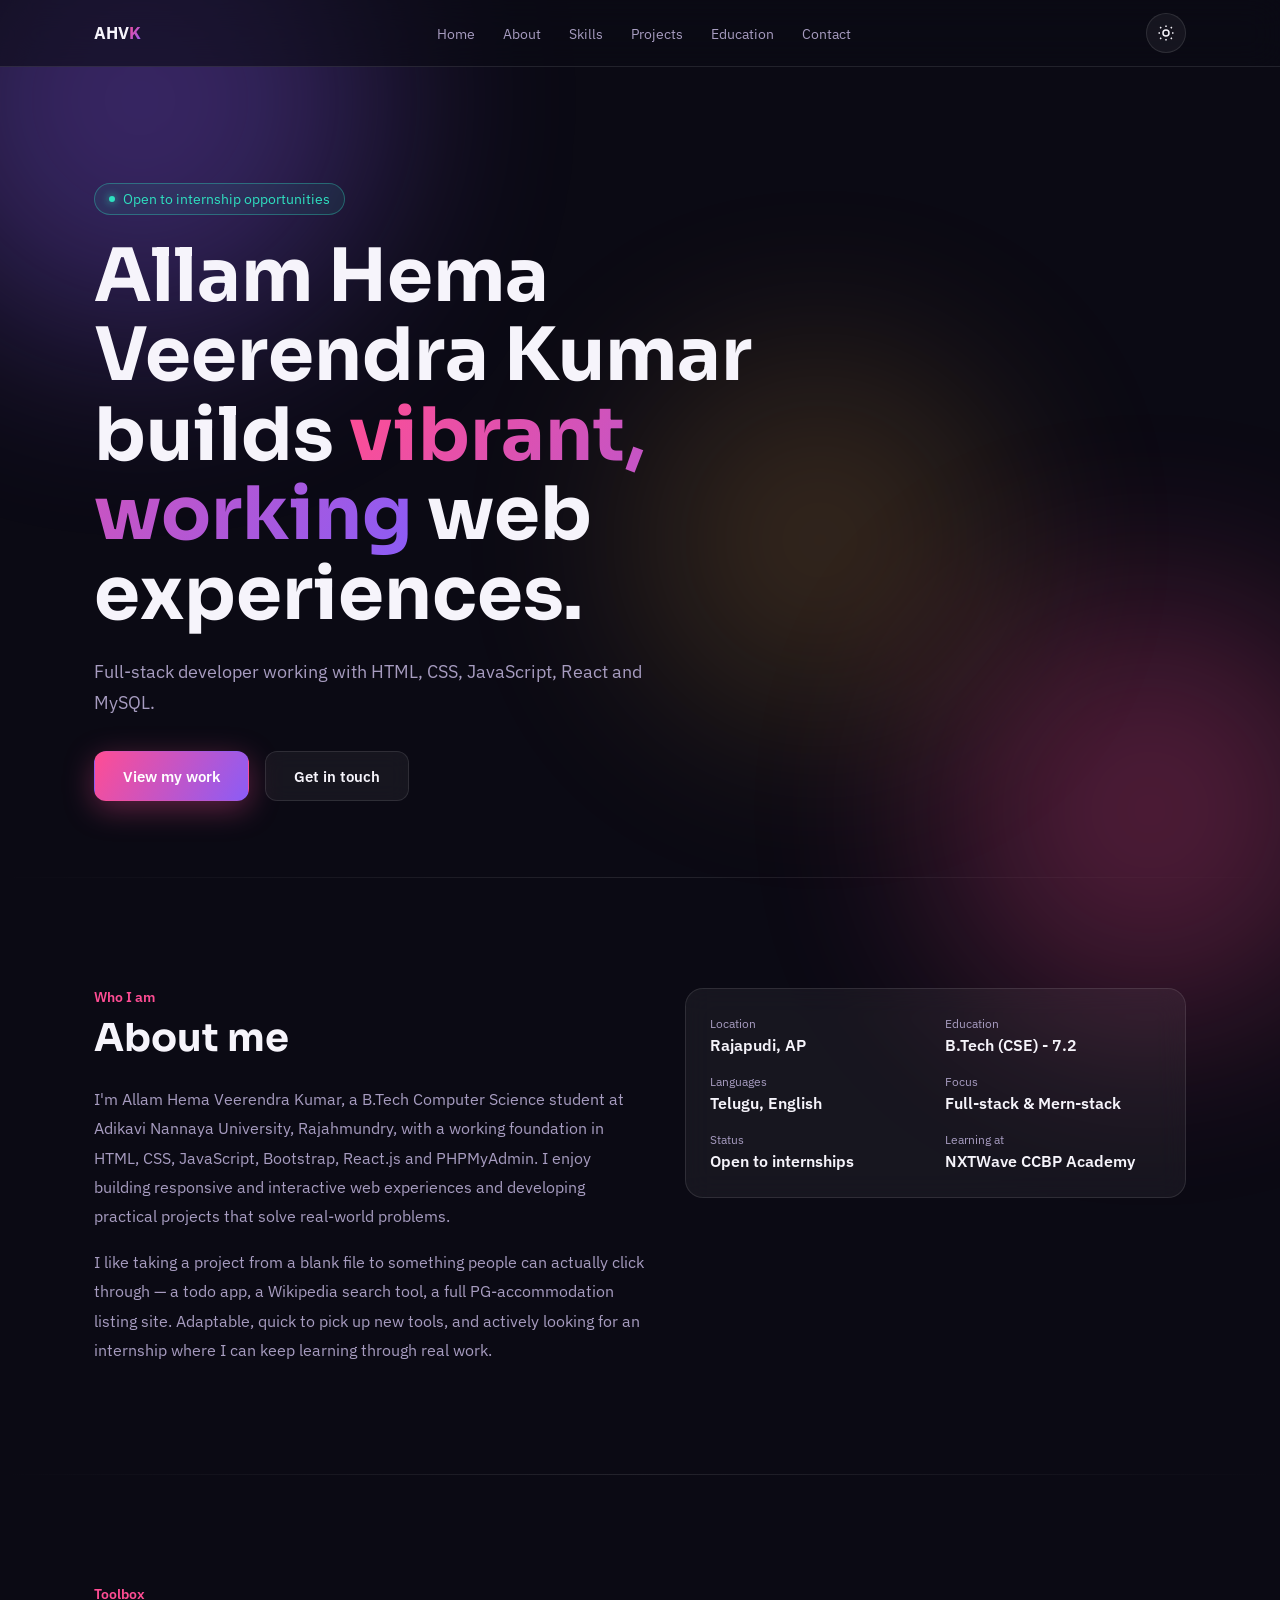
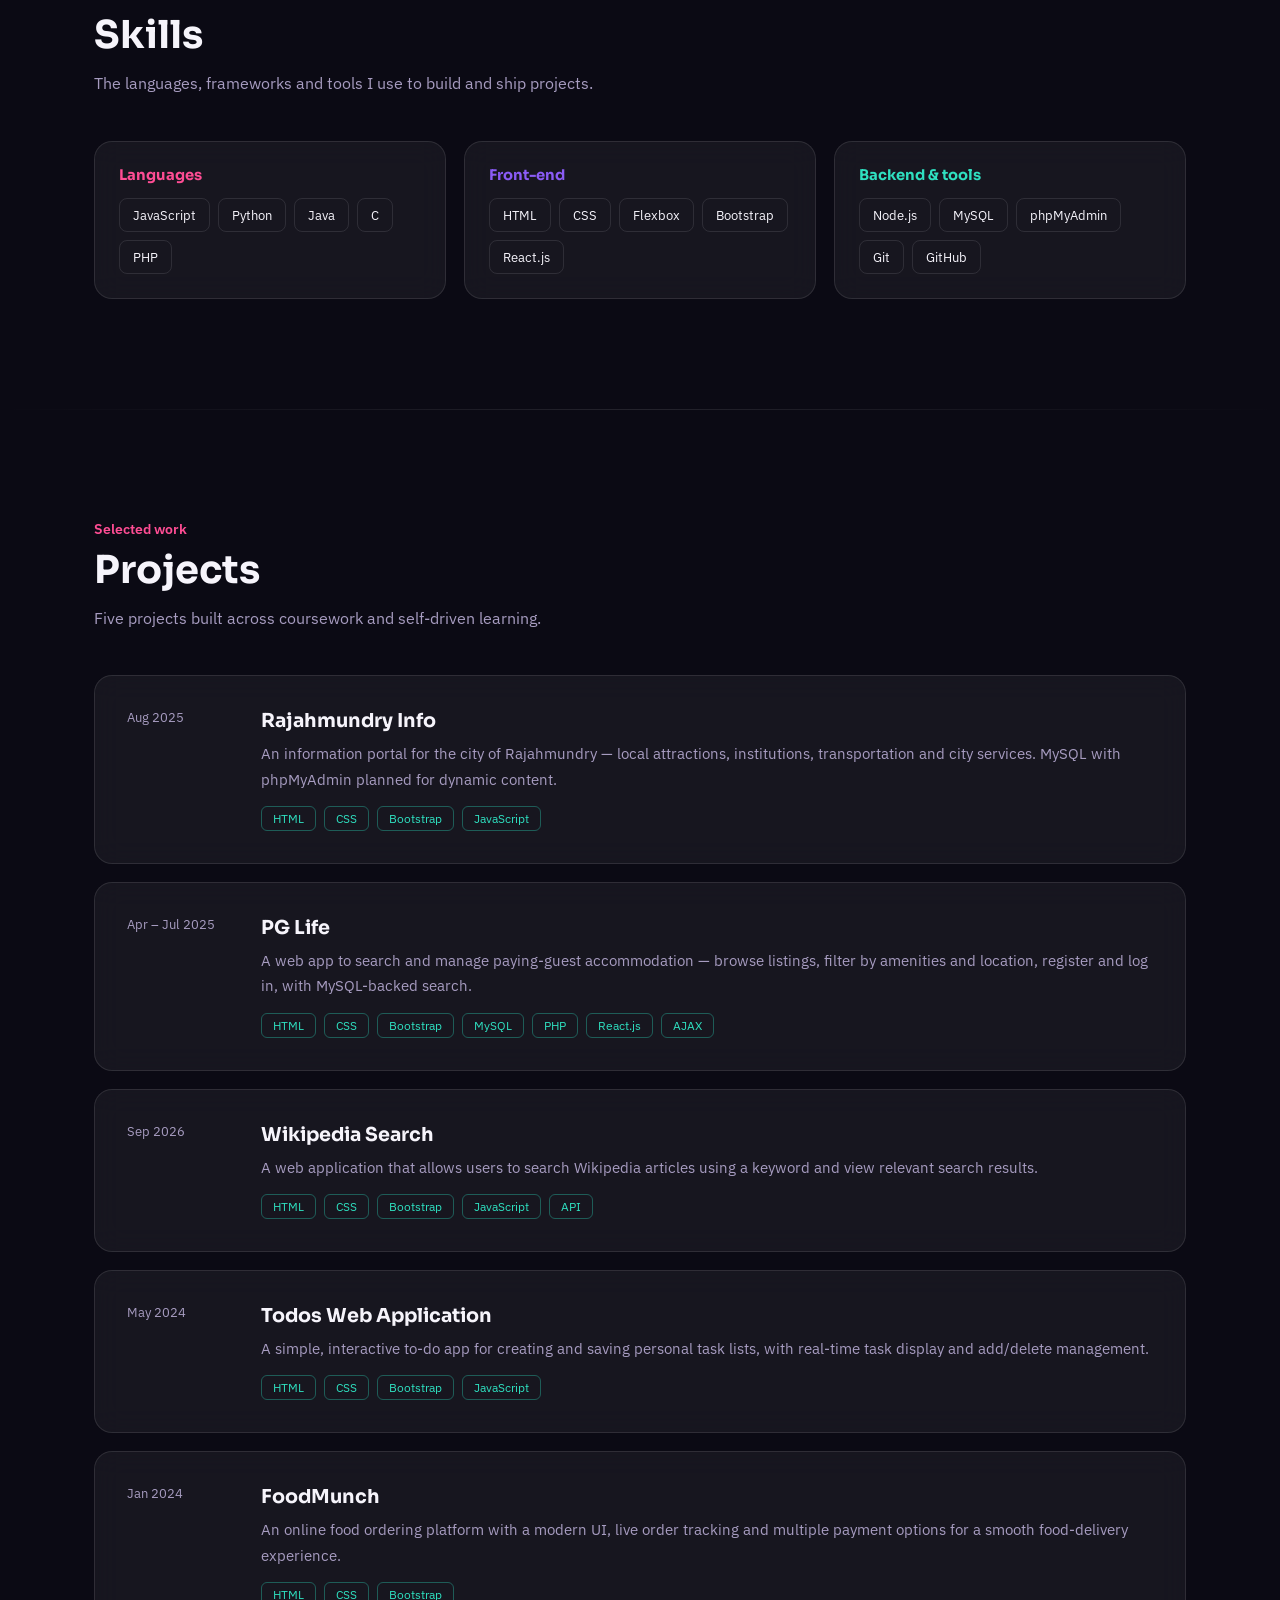
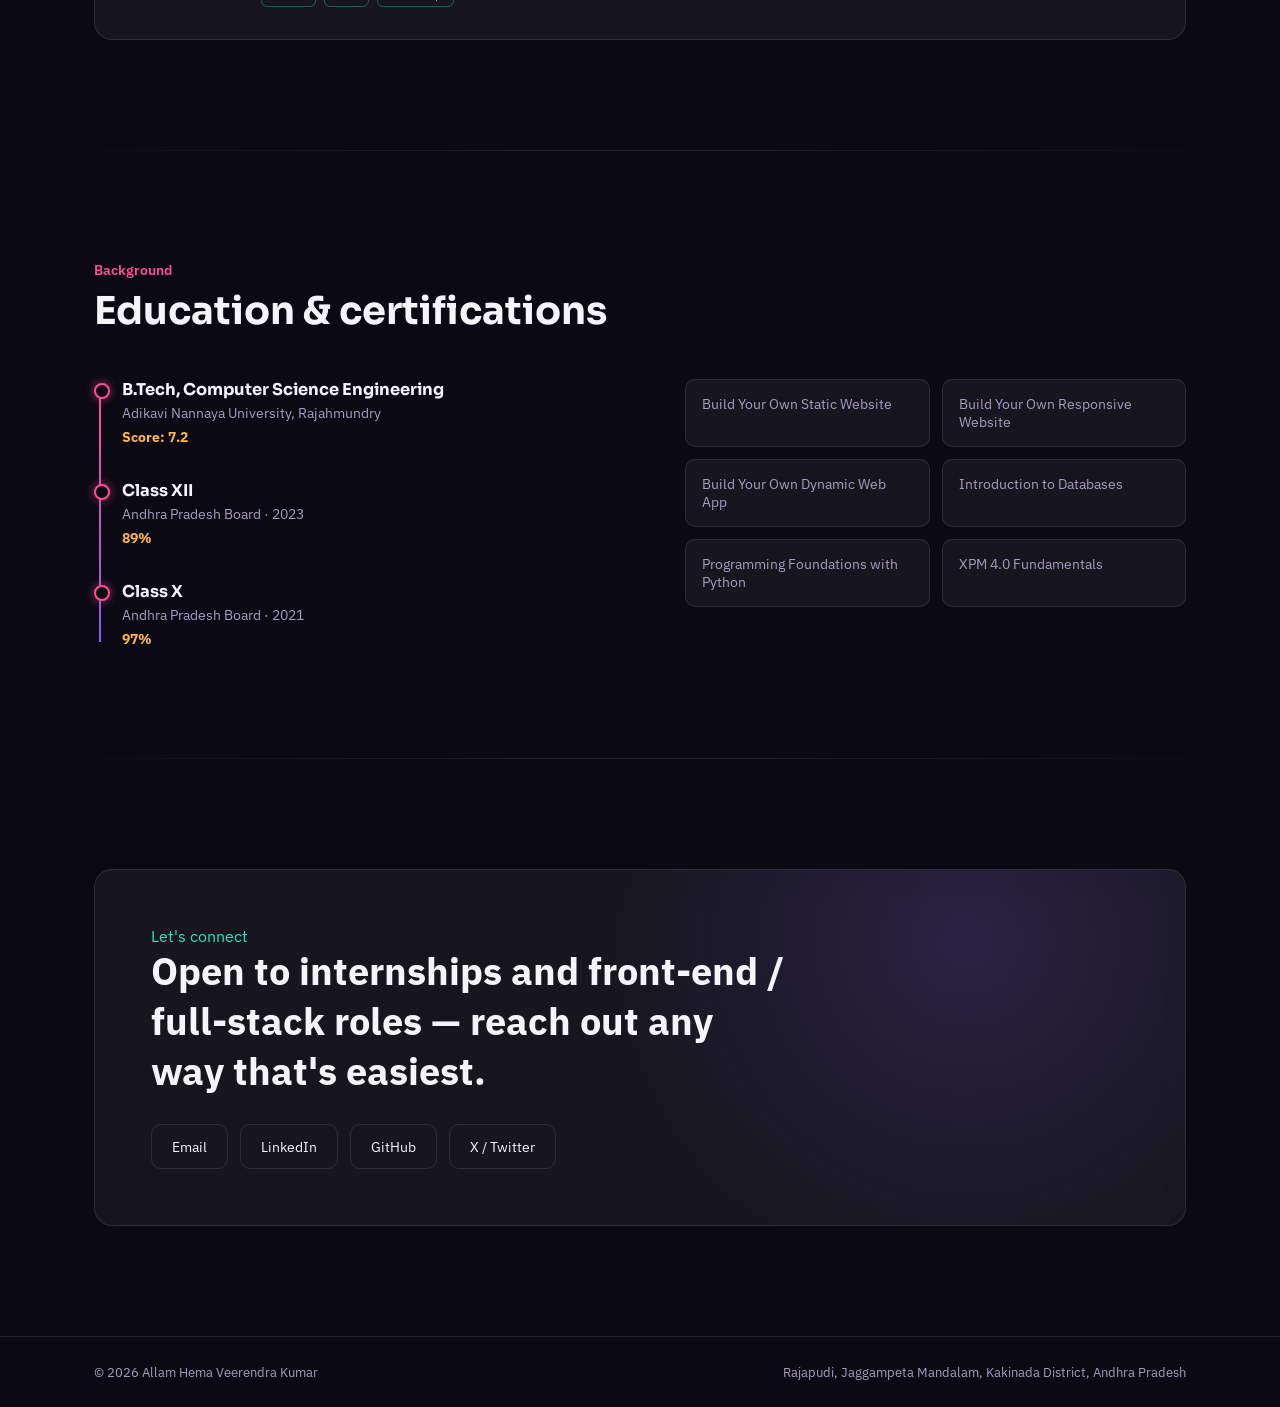
<file: index.html>
<!DOCTYPE html>
<html lang="en">
<head>
<meta charset="UTF-8">
<meta name="viewport" content="width=device-width, initial-scale=1, viewport-fit=cover">
<title>Veerendra | Allam Hema Veerendra Kumar – Portfolio</title>
<meta name="description" content="Veerendra (Allam Hema Veerendra Kumar) is a B.Tech CSE student and web developer skilled in HTML, CSS, JavaScript, React and MySQL. Explore his portfolio, projects, skills and education.">
<meta name="keywords" content="Veerendra, Allam Hema Veerendra Kumar, Veerendra Kumar, web developer, React developer, CSE student">
<meta name="author" content="Allam Hema Veerendra Kumar">
<link rel="canonical" href="https://veerendra.in/">
<link rel="icon" type="image/png" href="/veerendra-favicon.png">

<meta property="og:type" content="website">
<meta property="og:title" content="Veerendra | Allam Hema Veerendra Kumar – Portfolio">
<meta property="og:description" content="Veerendra (Allam Hema Veerendra Kumar) is a B.Tech CSE student and web developer skilled in HTML, CSS, JavaScript, React and MySQL. Explore his portfolio, projects, skills and education.">
<meta property="og:url" content="https://veerendra.in/">
<meta property="og:site_name" content="Veerendra">
<link rel="preconnect" href="https://fonts.googleapis.com">
<link rel="preconnect" href="https://fonts.gstatic.com" crossorigin>
<link href="https://fonts.googleapis.com/css2?family=Sora:wght@400;500;600;700;800&family=IBM+Plex+Sans:wght@400;500;600&display=swap" rel="stylesheet">
<style>
:root{
  --bg:#0b0a14; --bg2:#120f1f; --glass:rgba(255,255,255,0.05); --glass-brd:rgba(255,255,255,0.1);
  --text:#f6f4fb; --muted:#a79cc0;
  --pink:#ff4d94; --purple:#8b5cf6; --amber:#ffb648; --teal:#2fe0c0;
  --grad: linear-gradient(120deg,var(--pink),var(--purple));
  --grad2: linear-gradient(120deg,var(--amber),var(--pink));
  --shadow: none;
  color-scheme: dark;
}
:root[data-theme="light"]{
  --bg:#faf7fc; --bg2:#f1ecf7; --glass:rgba(255,255,255,0.78); --glass-brd:rgba(90,60,130,0.16);
  --text:#241b33; --muted:#6b6180;
  --pink:#e11d74; --purple:#7c3aed; --amber:#e08a00; --teal:#0f9d80;
  --shadow:0 8px 24px rgba(90,60,130,0.08);
  color-scheme:light;
}
:root[data-theme="light"] .blob1{opacity:0.22;}
:root[data-theme="light"] .blob2{opacity:0.18;}
:root[data-theme="light"] .blob3{opacity:0.14;}
:root[data-theme="light"] .glass-card{box-shadow:var(--shadow);}
:root[data-theme="light"] .tl-item::before{background:var(--bg);}
*{box-sizing:border-box;margin:0;padding:0;}
html{scroll-behavior:smooth;scroll-padding-top:env(safe-area-inset-top,0px);}
body{
  background:var(--bg); color:var(--text); font-family:'IBM Plex Sans',sans-serif;
  padding-top:env(safe-area-inset-top,0px); padding-bottom:env(safe-area-inset-bottom,0px);
  overflow-x:hidden;
  transition:background-color .25s ease,color .25s ease;
}
:root[data-theme="light"] body{background:var(--bg);}
h1,h2,h3{font-family:'Sora',sans-serif;}
a{color:inherit;text-decoration:none;}
.wrap{max-width:1140px;margin:0 auto;padding:0 24px;position:relative;z-index:2;}
::selection{background:var(--pink);color:#fff;}

/* animated gradient blobs */
.blob{position:fixed;border-radius:50%;filter:blur(100px);z-index:0;pointer-events:none;}
.blob1{width:480px;height:480px;background:var(--purple);opacity:0.35;top:-140px;left:-100px;animation:float1 16s ease-in-out infinite;}
.blob2{width:420px;height:420px;background:var(--pink);opacity:0.28;bottom:-120px;right:-80px;animation:float2 18s ease-in-out infinite;}
.blob3{width:360px;height:360px;background:var(--amber);opacity:0.18;top:40%;left:50%;animation:float3 20s ease-in-out infinite;}
@keyframes float1{0%,100%{transform:translate(0,0);}50%{transform:translate(60px,60px);}}
@keyframes float2{0%,100%{transform:translate(0,0);}50%{transform:translate(-50px,-40px);}}
@keyframes float3{0%,100%{transform:translate(-50%,0);}50%{transform:translate(-50%,-60px);}}
@media(prefers-reduced-motion:reduce){.blob{animation:none;}}

nav{position:sticky;top:env(safe-area-inset-top,0px);z-index:50;background:rgba(11,10,20,0.6);backdrop-filter:blur(16px);border-bottom:1px solid var(--glass-brd);}
nav .wrap{display:flex;align-items:center;justify-content:space-between;height:66px;}
.brand{font-weight:700;font-size:1.05rem;}
.brand em{font-style:normal;background:var(--grad);-webkit-background-clip:text;background-clip:text;color:transparent;}
.navlinks{display:flex;gap:28px;font-size:0.9rem;color:var(--muted);}
.navlinks a{display:inline-block;transition:transform .25s ease,color .25s ease;}
.navlinks a:hover{color:var(--pink);transform:translateX(6px);}
.navtoggle{display:none;background:none;border:none;color:var(--text);font-size:1.5rem;cursor:pointer;}
.nav-right{display:flex;align-items:center;gap:12px;}
.theme-toggle{width:40px;height:40px;border-radius:50%;border:1px solid var(--glass-brd);background:var(--glass);display:flex;align-items:center;justify-content:center;cursor:pointer;flex-shrink:0;transition:border-color .2s,transform .2s;}
.theme-toggle:hover{border-color:var(--pink);transform:translateY(-2px);}
.theme-toggle svg{width:18px;height:18px;stroke:var(--text);fill:none;stroke-width:2;}
:root[data-theme="light"] nav{background:rgba(250,247,252,0.82);}
@media(max-width:760px){
  .navlinks{display:none;position:absolute;top:66px;left:0;right:0;background:var(--bg2);flex-direction:column;padding:22px 24px;gap:18px;border-bottom:1px solid var(--glass-brd);}
  .navlinks.open{display:flex;}
  .navtoggle{display:block;}
}

.hero{position:relative;min-height:90vh;display:flex;align-items:center;padding:100px 0 60px;}
.hero-inner{position:relative;z-index:2;width:100%;}
.tag{display:inline-flex;align-items:center;gap:8px;color:var(--teal);font-size:0.85rem;border:1px solid rgba(47,224,192,0.35);padding:6px 14px;border-radius:999px;background:rgba(47,224,192,0.08);}
.tag .dot{width:6px;height:6px;border-radius:50%;background:var(--teal);box-shadow:0 0 8px var(--teal);}
.hero h1{font-size:clamp(2.2rem,7.5vw,4.6rem);line-height:1.08;font-weight:700;max-width:820px;margin-top:22px;}
.hero h1 .g{background:var(--grad);-webkit-background-clip:text;background-clip:text;color:transparent;}
.hero p.lead{margin-top:22px;max-width:560px;color:var(--muted);font-size:clamp(1rem,2.2vw,1.15rem);line-height:1.65;}
.hero-cta{margin-top:34px;display:flex;gap:16px;flex-wrap:wrap;}
.btn{padding:14px 28px;border-radius:12px;font-weight:600;font-size:0.95rem;cursor:pointer;display:inline-block;border:1px solid transparent;transition:transform .2s,filter .2s;}
.btn:hover{transform:translateY(-3px);}
.btn-primary{background:var(--grad);color:#fff;box-shadow:0 8px 30px rgba(255,77,148,0.35);}
.btn-glass{background:var(--glass);border-color:var(--glass-brd);backdrop-filter:blur(10px);}
.btn-glass:hover{border-color:var(--teal);color:var(--teal);}

section{padding:clamp(60px,10vw,110px) 0;position:relative;}
.divider{height:1px;background:linear-gradient(90deg,transparent,var(--glass-brd),transparent);}
.section-head{margin-bottom:44px;max-width:640px;}
.section-head .kick{color:var(--pink);font-size:0.85rem;margin-bottom:8px;font-weight:600;}
.section-head h2{font-size:clamp(1.6rem,4.5vw,2.4rem);font-weight:700;}
.section-head p{color:var(--muted);margin-top:12px;line-height:1.6;}

.reveal{opacity:0;transform:translateY(24px);transition:opacity .6s ease,transform .6s ease;}
.reveal.in{opacity:1;transform:translateY(0);}

.glass-card{background:var(--glass);border:1px solid var(--glass-brd);border-radius:18px;backdrop-filter:blur(14px);transition:border-color .25s,transform .25s;}

.about-grid{display:grid;grid-template-columns:1.1fr 1fr;gap:40px;align-items:start;}
.about-grid p{color:var(--muted);line-height:1.8;font-size:1.02rem;}
.about-grid p+p{margin-top:16px;}
.fact-card{padding:26px 24px;}
.fact-list{display:grid;grid-template-columns:1fr 1fr;gap:18px;}
.fact-list .k{font-size:0.78rem;color:var(--muted);}
.fact-list .v{font-size:0.98rem;margin-top:4px;font-weight:600;}
@media(max-width:820px){.about-grid{grid-template-columns:1fr;}}

.skill-groups{display:grid;grid-template-columns:repeat(3,1fr);gap:18px;}
.skill-card{padding:24px;}
.skill-card:hover{border-color:var(--pink);transform:translateY(-4px);}
.skill-card h3{font-size:0.92rem;font-weight:700;margin-bottom:14px;}
.skill-card.c1 h3{color:var(--pink);} .skill-card.c2 h3{color:var(--purple);} .skill-card.c3 h3{color:var(--teal);}
.chip-row{display:flex;flex-wrap:wrap;gap:8px;}
.chip{border:1px solid var(--glass-brd);padding:7px 13px;font-size:0.84rem;border-radius:8px;transition:border-color .2s,transform .2s;}
.chip:hover{border-color:var(--amber);transform:translateY(-2px);}
@media(max-width:820px){.skill-groups{grid-template-columns:1fr 1fr;}}
@media(max-width:520px){.skill-groups{grid-template-columns:1fr;}}

.project-grid{display:grid;grid-template-columns:1fr;gap:18px;}
.project-card{padding:clamp(22px,3vw,32px);display:grid;grid-template-columns:110px 1fr;gap:24px;position:relative;overflow:hidden;}
.project-card::before{content:'';position:absolute;left:0;top:0;bottom:0;width:4px;background:var(--grad);opacity:0;transition:opacity .25s;}
.project-card:hover::before{opacity:1;}
.project-card:hover{border-color:rgba(255,77,148,0.4);transform:translateY(-3px);}
.project-date{color:var(--muted);font-size:0.84rem;}
.project-body h3{font-size:1.2rem;font-weight:700;margin-bottom:8px;}
.project-body p{color:var(--muted);line-height:1.65;font-size:0.96rem;}
.tech-row{margin-top:14px;display:flex;flex-wrap:wrap;gap:8px;}
.tech-tag{font-size:0.76rem;color:var(--teal);border:1px solid rgba(47,224,192,0.35);padding:4px 11px;border-radius:6px;}
@media(max-width:600px){.project-card{grid-template-columns:1fr;gap:8px;}}

.timeline{position:relative;padding-left:28px;}
.timeline::before{content:'';position:absolute;left:5px;top:6px;bottom:6px;width:2px;background:var(--grad);}
.tl-item{position:relative;padding-bottom:34px;}
.tl-item:last-child{padding-bottom:0;}
.tl-item::before{content:'';position:absolute;left:-28px;top:4px;width:12px;height:12px;background:var(--bg);border:2px solid var(--pink);border-radius:50%;box-shadow:0 0 10px rgba(255,77,148,0.6);}
.tl-item h3{font-size:1.02rem;font-weight:700;}
.tl-item .meta{color:var(--muted);font-size:0.86rem;margin-top:4px;}
.tl-item .score{color:var(--amber);font-size:0.86rem;margin-top:6px;font-weight:700;}

.cert-grid{display:grid;grid-template-columns:repeat(2,1fr);gap:12px;}
.cert-item{padding:15px 16px;font-size:0.88rem;color:var(--muted);border-radius:10px;}
@media(max-width:600px){.cert-grid{grid-template-columns:1fr;}}

.contact-panel{padding:clamp(32px,6vw,56px);text-align:left;position:relative;overflow:hidden;}
.contact-panel::after{content:'';position:absolute;inset:0;background:radial-gradient(600px circle at 80% 20%,rgba(139,92,246,0.16),transparent 60%);pointer-events:none;}
.contact-big{font-size:clamp(1.5rem,5vw,2.4rem);font-weight:700;max-width:640px;position:relative;z-index:1;}
.contact-links{display:flex;flex-wrap:wrap;gap:12px;margin-top:28px;position:relative;z-index:1;}
.contact-links a{border:1px solid var(--glass-brd);padding:12px 20px;font-size:0.9rem;border-radius:10px;transition:border-color .2s,color .2s,transform .2s;}
.contact-links a:hover{border-color:var(--teal);color:var(--teal);transform:translateY(-3px);}

footer{border-top:1px solid var(--glass-brd);padding:26px 0;color:var(--muted);font-size:0.84rem;position:relative;z-index:2;}
footer .wrap{display:flex;justify-content:space-between;flex-wrap:wrap;gap:10px;}

@media(prefers-reduced-motion:reduce){
  html{scroll-behavior:auto;}
  .reveal{opacity:1;transform:none;transition:none;}
}
.project-link {
  text-decoration: none;
  color: inherit;
  display: block;
}
</style>
<script type="application/ld+json">
{
  "@context": "https://schema.org",
  "@type": "ProfilePage",
  "mainEntity": {
    "@type": "Person",
    "name": "Allam Hema Veerendra Kumar",
    "url": "https://veerendra.in/"
  }
}
</script>
<script type="application/ld+json">
{
  "@context": "https://schema.org",
  "@type": "WebSite",
  "name": "Veerendra",
  "alternateName": "Allam Hema Veerendra Kumar",
  "url": "https://veerendra.in/"
}
</script>
</head>
<body>
<div class="blob blob1"></div><div class="blob blob2"></div><div class="blob blob3"></div>

<nav>
  <div class="wrap">
    <div class="brand">AHV<em>K</em></div>
    <div class="navlinks" id="navlinks">
      <a href="#home">Home</a><a href="#about">About</a><a href="#skills">Skills</a><a href="#projects">Projects</a><a href="#education">Education</a><a href="#contact">Contact</a>
    </div>
    <div class="nav-right">
      <button class="theme-toggle" id="themeToggle" aria-label="Toggle light/dark theme" title="Toggle light/dark theme">
        <svg id="themeIcon" viewBox="0 0 24 24" aria-hidden="true"><circle cx="12" cy="12" r="4"></circle><line x1="12" y1="2" x2="12" y2="4"></line><line x1="12" y1="20" x2="12" y2="22"></line><line x1="4.2" y1="4.2" x2="5.6" y2="5.6"></line><line x1="18.4" y1="18.4" x2="19.8" y2="19.8"></line><line x1="2" y1="12" x2="4" y2="12"></line><line x1="20" y1="12" x2="22" y2="12"></line><line x1="4.2" y1="19.8" x2="5.6" y2="18.4"></line><line x1="18.4" y1="5.6" x2="19.8" y2="4.2"></line></svg>
      </button>
      <button class="navtoggle" id="navtoggle" aria-label="Menu" aria-expanded="false">☰</button>
    </div>
  </div>
</nav>

<section class="hero" id="home">
  <div class="wrap hero-inner">
    <span class="tag"><span class="dot"></span>Open to internship opportunities</span>
    <h1>Allam Hema Veerendra Kumar builds <span class="g">vibrant, working</span> web experiences.</h1>
    <p class="lead">Full-stack developer working with HTML, CSS, JavaScript, React and MySQL.</p>
    <div class="hero-cta">
      <a href="#projects" class="btn btn-primary">View my work</a>
      <a href="#contact" class="btn btn-glass">Get in touch</a>
    </div>
  </div>
</section>

<div class="divider"></div>
<section id="about">
  <div class="wrap about-grid">
    <div class="reveal">
      <div class="section-head" style="margin-bottom:0;">
        <div class="kick">Who I am</div>
        <h2>About me</h2>
      </div>
      <p style="margin-top:22px;">I'm Allam Hema Veerendra Kumar, a B.Tech Computer Science student at Adikavi Nannaya University, Rajahmundry, with a working foundation in HTML, CSS, JavaScript, Bootstrap, React.js and PHPMyAdmin. I enjoy building responsive and interactive web experiences and developing practical projects that solve real-world problems.</p>
      <p>I like taking a project from a blank file to something people can actually click through — a todo app, a Wikipedia search tool, a full PG-accommodation listing site. Adaptable, quick to pick up new tools, and actively looking for an internship where I can keep learning through real work.</p>
    </div>
    <div class="glass-card fact-card reveal">
      <div class="fact-list">
        <div><div class="k">Location</div><div class="v">Rajapudi, AP</div></div>
        <div><div class="k">Education</div><div class="v">B.Tech (CSE) - 7.2</div></div>
        <div><div class="k">Languages</div><div class="v">Telugu, English</div></div>
        <div><div class="k">Focus</div><div class="v">Full-stack & Mern-stack</div></div>
        <div><div class="k">Status</div><div class="v">Open to internships</div></div>
        <div><div class="k">Learning at</div><div class="v">NXTWave CCBP Academy</div></div>
      </div>
    </div>
  </div>
</section>

<div class="divider"></div>
<section id="skills">
  <div class="wrap">
    <div class="section-head reveal">
      <div class="kick">Toolbox</div>
      <h2>Skills</h2>
      <p>The languages, frameworks and tools I use to build and ship projects.</p>
    </div>
    <div class="skill-groups">
      <div class="glass-card skill-card c1 reveal">
        <h3>Languages</h3>
        <div class="chip-row"><div class="chip">JavaScript</div><div class="chip">Python</div><div class="chip">Java</div><div class="chip">C</div><div class="chip">PHP</div></div>
      </div>
      <div class="glass-card skill-card c2 reveal">
        <h3>Front-end</h3>
        <div class="chip-row"><div class="chip">HTML</div><div class="chip">CSS</div><div class="chip">Flexbox</div><div class="chip">Bootstrap</div><div class="chip">React.js</div></div>
      </div>
      <div class="glass-card skill-card c3 reveal">
        <h3>Backend &amp; tools</h3>
        <div class="chip-row"><div class="chip">Node.js</div><div class="chip">MySQL</div><div class="chip">phpMyAdmin</div><div class="chip">Git</div><div class="chip">GitHub</div></div>
      </div>
    </div>
  </div>
</section>

<div class="divider"></div>
<section id="projects">
  <div class="wrap">
    <div class="section-head reveal">
      <div class="kick">Selected work</div>
      <h2>Projects</h2>
      <p>Five projects built across coursework and self-driven learning.</p>
    </div>
    <div class="project-grid">

  <!-- Rajahmundry Info -->
  <a href="https://veerendra.in/rajahmundry/" target="_blank" rel="noopener noreferrer" class="project-link">
    <div class="glass-card project-card reveal">
      <div class="project-date">Aug 2025</div>

      <div class="project-body">
        <h3>Rajahmundry Info</h3>

        <p>
          An information portal for the city of Rajahmundry — local attractions,
          institutions, transportation and city services. MySQL with phpMyAdmin
          planned for dynamic content.
        </p>

        <div class="tech-row">
          <span class="tech-tag">HTML</span>
          <span class="tech-tag">CSS</span>
          <span class="tech-tag">Bootstrap</span>
          <span class="tech-tag">JavaScript</span>
        </div>
      </div>
    </div>
  </a>

  <!-- PG Life -->
  <a href="https://pglife.veerendra.in/" target="_blank" rel="noopener noreferrer" class="project-link">
    <div class="glass-card project-card reveal">
      <div class="project-date">Apr – Jul 2025</div>

      <div class="project-body">
        <h3>PG Life</h3>

        <p>
          A web app to search and manage paying-guest accommodation —
          browse listings, filter by amenities and location, register and log in,
          with MySQL-backed search.
        </p>

        <div class="tech-row">
          <span class="tech-tag">HTML</span>
          <span class="tech-tag">CSS</span>
          <span class="tech-tag">Bootstrap</span>
          <span class="tech-tag">MySQL</span>
          <span class="tech-tag">PHP</span>
          <span class="tech-tag">React.js</span>
          <span class="tech-tag">AJAX</span>
        </div>
      </div>
    </div>
  </a>

  <!-- Wikipedia -->
  <a href="https://veerendra.in/wikipedia/" target="_blank" rel="noopener noreferrer" class="project-link">
  <div class="glass-card project-card reveal">
    <div class="project-date">Sep 2026</div>

    <div class="project-body">
      <h3>Wikipedia Search</h3>

      <p>
        A web application that allows users to search Wikipedia articles
        using a keyword and view relevant search results.
      </p>

      <div class="tech-row">
        <span class="tech-tag">HTML</span>
        <span class="tech-tag">CSS</span>
        <span class="tech-tag">Bootstrap</span>
        <span class="tech-tag">JavaScript</span>
        <span class="tech-tag">API</span>
      </div>
    </div>
  </div>
</a>
      <a href="https://veerendra.in/todo/" target="_blank" rel="noopener noreferrer" class="project-link">
  <div class="glass-card project-card reveal">
    <div class="project-date">May 2024</div>

    <div class="project-body">
      <h3>Todos Web Application</h3>

      <p>
        A simple, interactive to-do app for creating and saving personal task
        lists, with real-time task display and add/delete management.
      </p>

      <div class="tech-row">
        <span class="tech-tag">HTML</span>
        <span class="tech-tag">CSS</span>
        <span class="tech-tag">Bootstrap</span>
        <span class="tech-tag">JavaScript</span>
      </div>
    </div>
  </div>
</a>
      <a href="https://veerendra.in/foodmunch/" target="_blank" rel="noopener noreferrer" class="project-link">
  <div class="glass-card project-card reveal">
    <div class="project-date">Jan 2024</div>

    <div class="project-body">
      <h3>FoodMunch</h3>

      <p>
        An online food ordering platform with a modern UI, live order tracking
        and multiple payment options for a smooth food-delivery experience.
      </p>

      <div class="tech-row">
        <span class="tech-tag">HTML</span>
        <span class="tech-tag">CSS</span>
        <span class="tech-tag">Bootstrap</span>
      </div>
    </div>
  </div>
</a>
  </div>
</section>

<div class="divider"></div>
<section id="education">
  <div class="wrap">
    <div class="section-head reveal">
      <div class="kick">Background</div>
      <h2>Education &amp; certifications</h2>
    </div>
    <div class="about-grid">
      <div class="timeline reveal">
        <div class="tl-item"><h3>B.Tech, Computer Science Engineering</h3><div class="meta">Adikavi Nannaya University, Rajahmundry</div><div class="score">Score: 7.2</div></div>
        <div class="tl-item"><h3>Class XII</h3><div class="meta">Andhra Pradesh Board · 2023</div><div class="score">89%</div></div>
        <div class="tl-item"><h3>Class X</h3><div class="meta">Andhra Pradesh Board · 2021</div><div class="score">97%</div></div>
      </div>
      <div class="cert-grid reveal">
        <div class="glass-card cert-item">Build Your Own Static Website</div>
        <div class="glass-card cert-item">Build Your Own Responsive Website</div>
        <div class="glass-card cert-item">Build Your Own Dynamic Web App</div>
        <div class="glass-card cert-item">Introduction to Databases</div>
        <div class="glass-card cert-item">Programming Foundations with Python</div>
        <div class="glass-card cert-item">XPM 4.0 Fundamentals</div>
      </div>
    </div>
  </div>
</section>

<div class="divider"></div>
<section id="contact">
  <div class="wrap">
    <div class="glass-card contact-panel reveal">
      <div class="kick" style="color:var(--teal);position:relative;z-index:1;">Let's connect</div>
      <div class="contact-big">Open to internships and front-end / full-stack roles — reach out any way that's easiest.</div>
      <div class="contact-links">
        <a href="mailto:veerendraallam2005@gmail.com">Email</a>
        <a href="https://linkedin.com/in/veerendra-allam-101470289" target="_blank" rel="noopener">LinkedIn</a>
        <a href="https://github.com/V-allam2006" target="_blank" rel="noopener">GitHub</a>
        <a href="https://twitter.com/VAllam200531" target="_blank" rel="noopener">X / Twitter</a>
      </div>
    </div>
  </div>
</section>

<footer><div class="wrap"><div>© 2026 Allam Hema Veerendra Kumar</div><div>Rajapudi, Jaggampeta Mandalam, Kakinada District, Andhra Pradesh</div></div></footer>

<script>
// Light/dark theme toggle; remembers the user's choice when localStorage is available.
var sunIcon = '<circle cx="12" cy="12" r="4"></circle><line x1="12" y1="2" x2="12" y2="4"></line><line x1="12" y1="20" x2="12" y2="22"></line><line x1="4.2" y1="4.2" x2="5.6" y2="5.6"></line><line x1="18.4" y1="18.4" x2="19.8" y2="19.8"></line><line x1="2" y1="12" x2="4" y2="12"></line><line x1="20" y1="12" x2="22" y2="12"></line><line x1="4.2" y1="19.8" x2="5.6" y2="18.4"></line><line x1="18.4" y1="5.6" x2="19.8" y2="4.2"></line>';
var moonIcon = '<path d="M21 12.8A9 9 0 1 1 11.2 3 7 7 0 0 0 21 12.8z"></path>';
function applyTheme(theme){
  document.documentElement.setAttribute('data-theme', theme);
  var icon = document.getElementById('themeIcon');
  var toggle = document.getElementById('themeToggle');
  if(icon) icon.innerHTML = theme === 'light' ? moonIcon : sunIcon;
  if(toggle) toggle.setAttribute('aria-label', theme === 'light' ? 'Switch to dark mode' : 'Switch to light mode');
}
var savedTheme = 'dark';
try { savedTheme = localStorage.getItem('portfolio-theme') || 'dark'; } catch(e) {}
applyTheme(savedTheme === 'light' ? 'light' : 'dark');
document.getElementById('themeToggle').addEventListener('click', function(){
  var current = document.documentElement.getAttribute('data-theme') === 'light' ? 'light' : 'dark';
  var next = current === 'light' ? 'dark' : 'light';
  applyTheme(next);
  try { localStorage.setItem('portfolio-theme', next); } catch(e) {}
});

document.getElementById('navtoggle').addEventListener('click',function(){
  var links = document.getElementById('navlinks');
  links.classList.toggle('open');
  this.setAttribute('aria-expanded', links.classList.contains('open') ? 'true' : 'false');
});
document.querySelectorAll('.navlinks a').forEach(function(a){a.addEventListener('click',function(){
  document.getElementById('navlinks').classList.remove('open');
  document.getElementById('navtoggle').setAttribute('aria-expanded','false');
});});

var io=new IntersectionObserver(function(entries){
  entries.forEach(function(en){ if(en.isIntersecting){en.target.classList.add('in'); io.unobserve(en.target);} });
},{threshold:0.15});
document.querySelectorAll('.reveal').forEach(function(el){io.observe(el);});
</script>
</body>
</html>
</file>
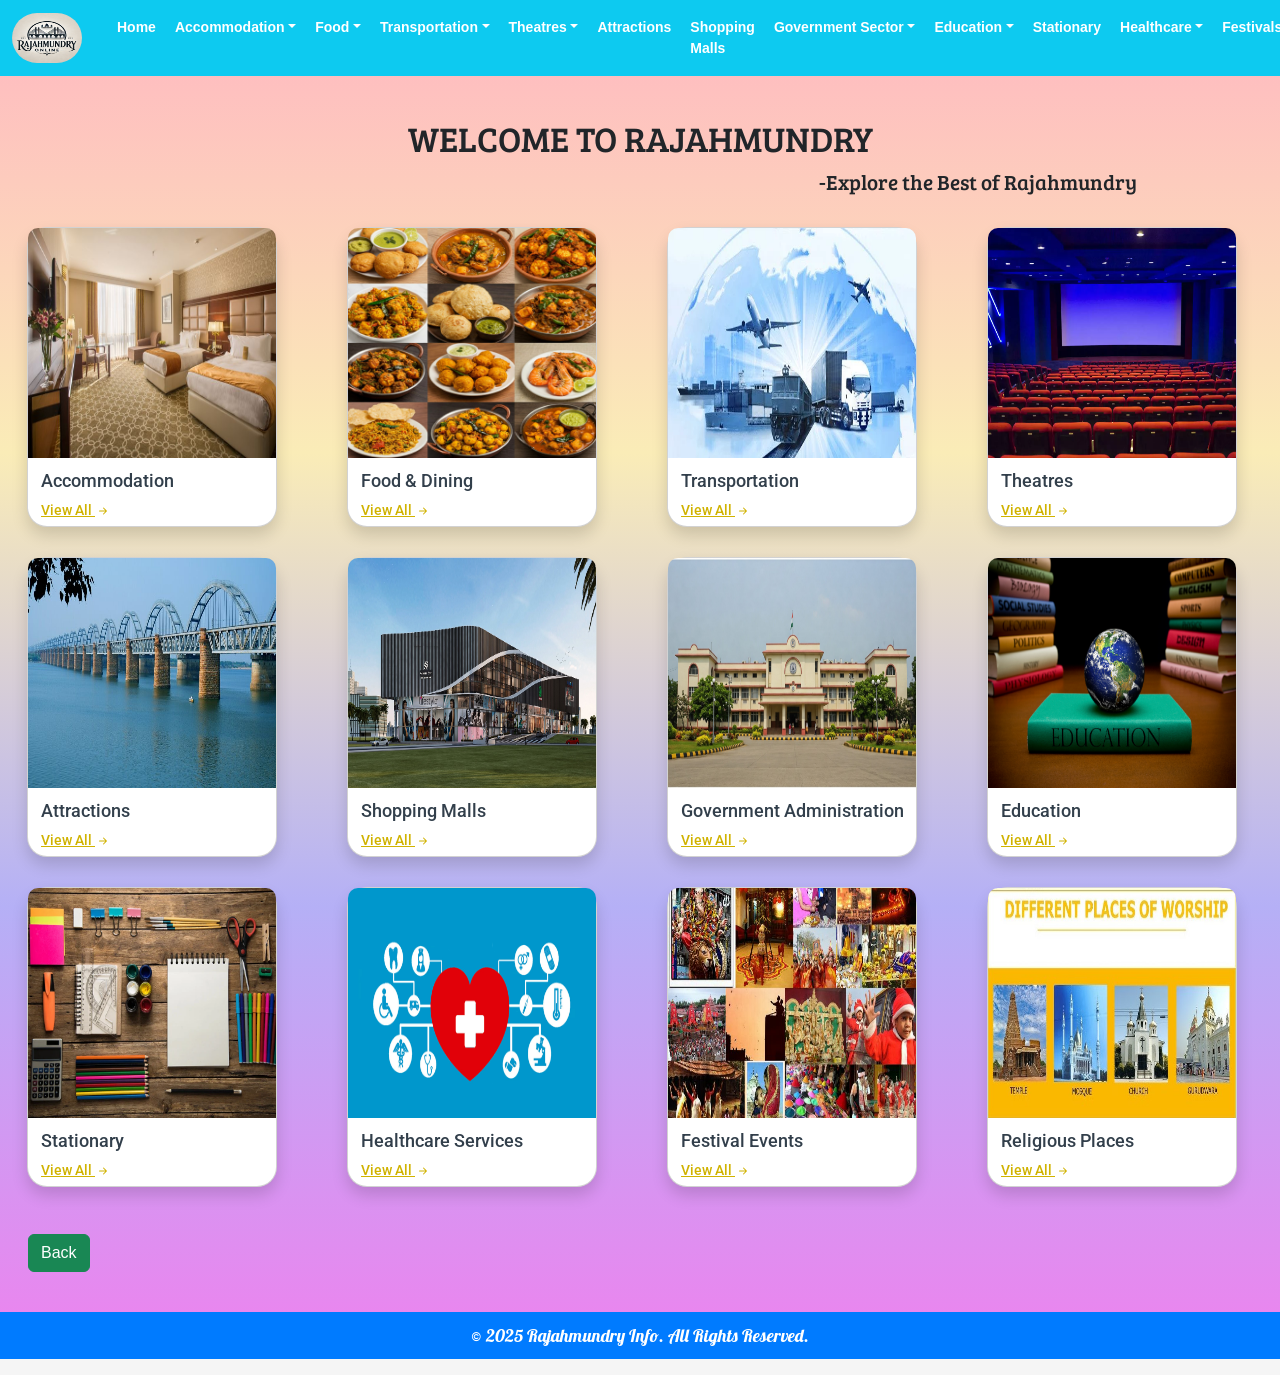
<file: rajahmundry/index.html>
<!DOCTYPE html>
<html lang="en">
<head>
    <meta charset="UTF-8" />
    <meta name="viewport" content="width=device-width, initial-scale=1.0"/>
    <title>Rajahmundry Info</title>
    <link rel="stylesheet" href="https://cdn.jsdelivr.net/npm/bootstrap@5.3.3/dist/css/bootstrap.min.css"/>
    <link rel="stylesheet" href="css/styles.css"/>
</head>
<body>
    <div class="bg">
        <div id="navbar-container"></div>

        <section class="text-center">
            <h1 class="heading">WELCOME TO RAJAHMUNDRY</h1>
            <h1 class="description" id="description">-Explore the Best of Rajahmundry</h1>
        </section>
        
        <div class="container-fluid mt-2">
            <div class="row justify-content-center" id="cards-container"></div>
        </div>

        <div id="footer-container" class="mt-4"></div>
    </div>

    <script src="https://cdn.jsdelivr.net/npm/bootstrap@5.3.3/dist/js/bootstrap.bundle.min.js"></script>
    <script src="js/navbar.js"></script>
    <script src="js/footer.js"></script>
    <script src="js/cards.js"></script>
</body>
</html>
</file>
<file: rajahmundry/css/styles.css>
@import url('https://fonts.googleapis.com/css2?family=Bree+Serif&family=Caveat:wght@400;700&family=Lobster&family=Monoton&family=Open+Sans:ital,wght@0,400;0,700;1,400;1,700&family=Playfair+Display+SC:ital,wght@0,400;0,700;1,700&family=Playfair+Display:ital,wght@0,400;0,700;1,700&family=Roboto:ital,wght@0,400;0,700;1,400;1,700&family=Source+Sans+Pro:ital,wght@0,400;0,700;1,700&family=Work+Sans:ital,wght@0,400;0,700;1,700&display=swap');

/*42*/
*{
    box-sizing: border-box;
}

body{
    margin: 0;
}

.menu {
    list-style: none;
    display: table-cell;
    justify-content: flex-start;
}

.nav-item {
    color: white;
    font-weight: bold;
    cursor: pointer;
    font-size: 16px;
    transition: transform 0.3s ease-in-out, color 0.3s ease-in-out;
    margin-top: 0px;
}

.nav-item:hover {
    transform: translateX(15px);
    /* Moves the item 15px to the right */
    /*color: #ffcc00;
     Optional: Changes text color on hover */
}

.submenu {
    display: none;
    position: absolute;
    top: 100%;
    left: 0;
    list-style: none;
    margin: 0;
}

.nav-item:hover .submenu {
    display: block;
}

.submenu li {
    color: white;
    padding: 3px 10px;
    cursor: pointer;
    transition: transform 0.2s ease-in-out, color 0.2s ease-in-out;
}

.submenu li:hover {
    transform: translateX(10px);
    /* Moves the item 10px to the right */
    /*color: #ffcc00;
     Optional: Change text color on hover */
}

.dropdown-menu {
    opacity: 0;
    visibility: hidden;
    transform: translateY(10px);
    transition: opacity 0.1s ease-in-out, transform 0.1s ease-in-out, visibility 0.1s;
}

.dropdown-menu .dropdown-item:hover {
    background-color: #46c4eb;
    font-weight: bold;
    color: #f013d6 !important;
}

/* Show dropdown smoothly */
.nav-item.dropdown:hover .dropdown-menu {
    opacity: 1;
    visibility: visible;
    transform: translateY(0);
}

.heading {
    font-size: 35px;
    font-family: "Bree Serif";
    text-align: center;
    padding-top: 13vh;
    margin-bottom: 0px;
}

.description {
    font-size: 21px;
    font-family: "Bree Serif";
    padding: 10px;
    margin-left: 75vh;
    margin-bottom: 0px;
}

.btn {
    margin-top: 90vh;
}

.bg {
    background-image: linear-gradient(to top, violet, #B5B0F6, #FAECB7, lightpink);
    background-size: cover;
    height: 100%;
    width: 100%;
}

body {
    font-family: 'Poppins', sans-serif;
    background-color: #f5f5f5;
    margin: 0;
    padding: 0;
}

.navbar {
    background-color: #343a40;
}

.navbar-brand {
    font-size: 1.8rem;
    font-weight: bold;
    /*color: #ffcc00;*/
}

.nav-link {
    color: white !important;
    font-weight: bold;
    margin-left: 3px;
    font-size: 14px;
}

.nav-link:hover {
    color: #f013d6 !important;
}

.card {
    border-radius: 10px;
    transition: transform 0.2s ease-in-out, box-shadow 0.2s;
    background: white;
}

.card:hover {
    transform: scale(1.05);
    box-shadow: 0px 5px 15px rgba(0, 0, 0, 0.2);
}

.card img {
    border-radius: 10px 10px 0 0;
}

.card-title {
    font-weight: bold;
    color: #343a40;
}

.btn-primary {
    background-color: #ffcc00;
    border: none;
    color: #343a40;
    font-weight: bold;
}

.btn-primary:hover {
    background-color: #e6b800;
}

.image {
    height: 50px;
    width: 70px;
    border-radius: 50px;
}

.icon-card {
    height: 300px;
    width: 250px;
    border-radius: 20px;
    background-color: #ffffff;
    text-align: left;
    margin: 15px;
}

.menu-card-title {
    color: #323f4b;
    font-family: "Roboto";
    font-size: 18px;
    font-weight: 500;
    margin-top: 12px;
    text-align: left;
    margin-left: 13px;
}

.menu-item-link {
    color: #d0b200;
    font-family: "Roboto";
    font-size: 14px;
    font-weight: 500;
    margin-left: 13px;
}

.footer {
    font-family: "Lobster";
    text-align: center;
    background-color: #007bff;
    color: white;
    padding: 10px;
    width: 100%;
    bottom: 0;
    font-size: 18px;
}

.w-100 {
    height: 230px;
}

@media (max-width: 400px) {
    .description {
        margin-left: 25vh;
    }
}
</file>
